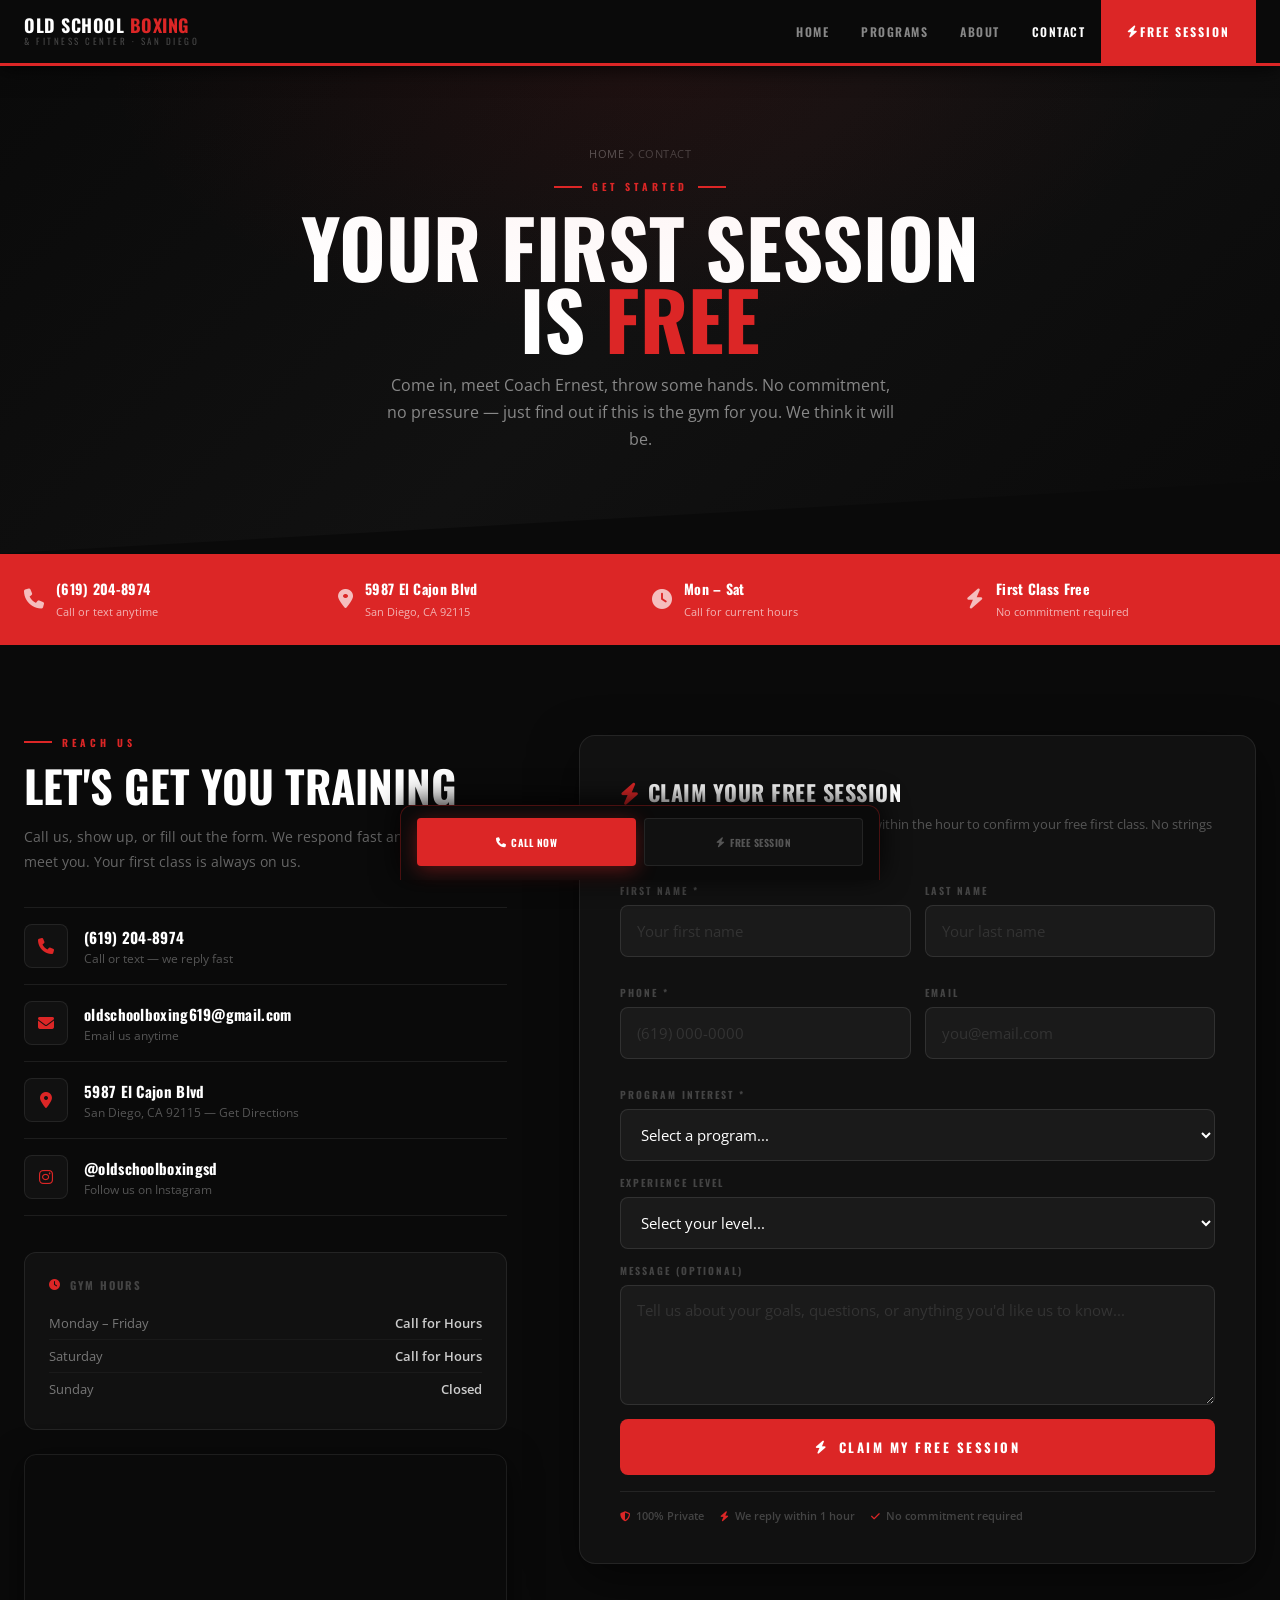
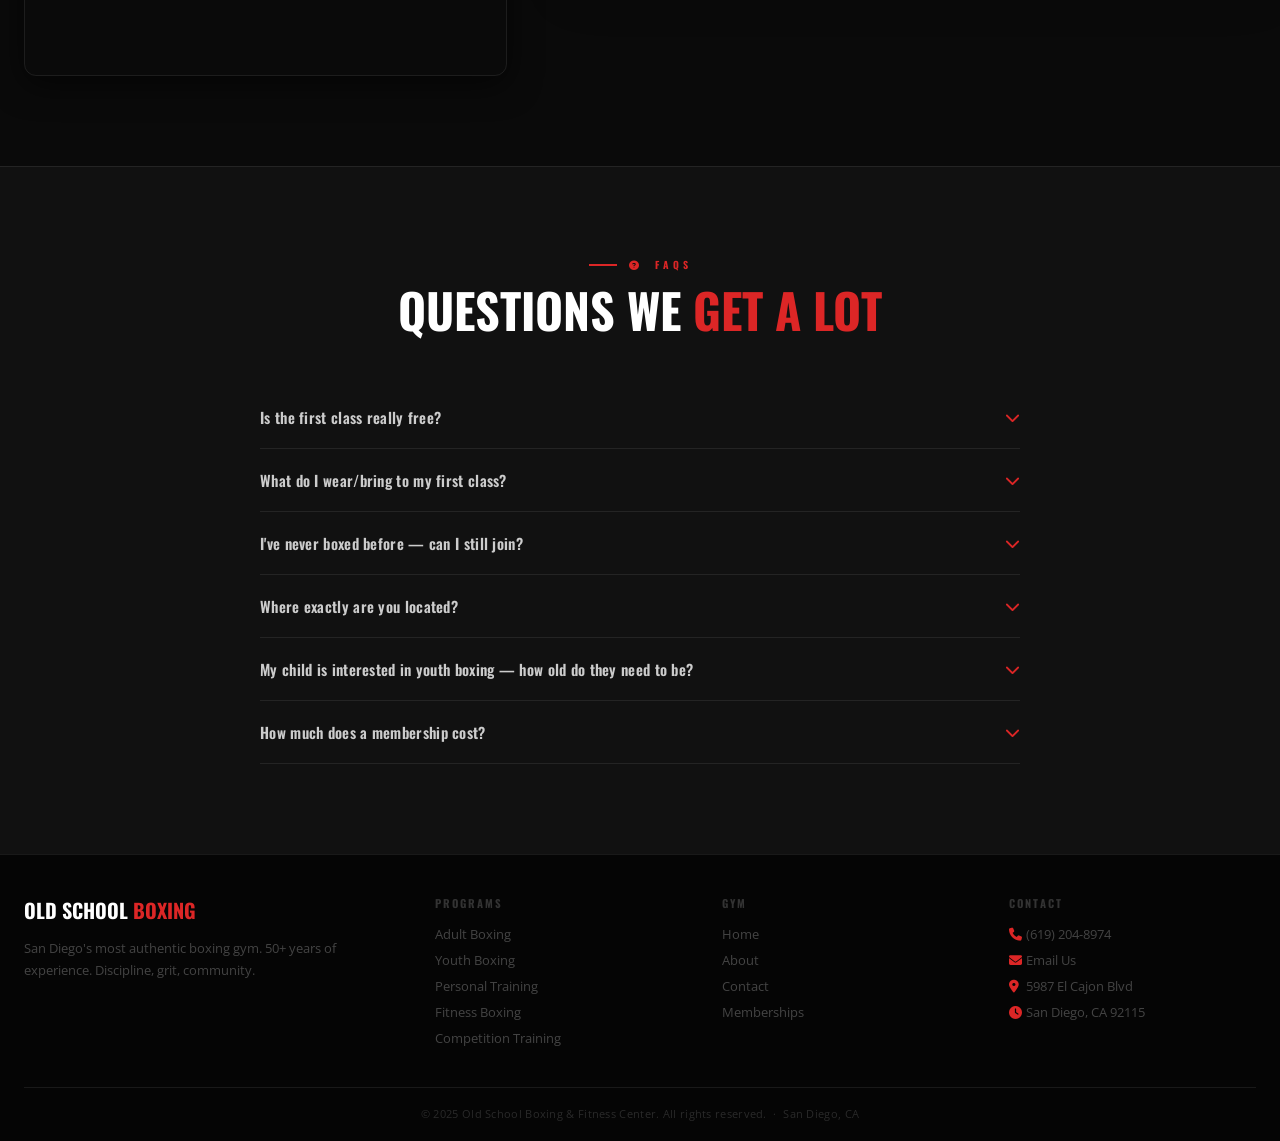
<file: contact/index.html>
<!DOCTYPE html>
<html lang="en">
<head>
<meta charset="UTF-8">
<meta name="viewport" content="width=device-width, initial-scale=1.0">
<title>Contact & Get Started | Old School Boxing & Fitness — San Diego</title>
<meta name="description" content="Contact Old School Boxing & Fitness in San Diego. Call (619) 204-8974, visit us at 5987 El Cajon Blvd, or fill out the form. Your first session is free — no commitment.">
<link rel="preconnect" href="https://fonts.googleapis.com">
<link rel="preconnect" href="https://fonts.gstatic.com" crossorigin>
<link href="https://fonts.googleapis.com/css2?family=Oswald:wght@400;500;600;700&family=Open+Sans:wght@400;500;600&display=swap" rel="stylesheet">
<link rel="stylesheet" href="https://cdnjs.cloudflare.com/ajax/libs/font-awesome/6.5.1/css/all.min.css">
<style>
*,*::before,*::after{margin:0;padding:0;box-sizing:border-box}
html{scroll-behavior:smooth}
:root{
  --red:#dc2626;--red-dark:#b91c1c;
  --bg:#0a0a0a;--bg2:#111;--bg3:#161616;
  --border:rgba(255,255,255,.08);
  --white:#fff;--text:#c8c8c8;--muted:#666;
  --font:'Open Sans',sans-serif;--head:'Oswald',sans-serif;
  --sh-red:0 4px 20px rgba(220,38,38,.4);
  --radius:16px;
}
body{background:var(--bg);color:var(--text);font-family:var(--font);-webkit-font-smoothing:antialiased}
a{text-decoration:none;color:inherit}
img{display:block;max-width:100%}

/* NAV */
.nav{background:#0a0a0a;border-bottom:3px solid var(--red);position:sticky;top:0;z-index:999;height:66px;box-shadow:0 2px 20px rgba(0,0,0,.8)}
.nav-inner{max-width:1280px;margin:0 auto;padding:0 24px;height:100%;display:flex;align-items:center;justify-content:space-between}
.nav-logo{font-family:var(--head);font-size:18px;font-weight:700;color:#fff;text-transform:uppercase;letter-spacing:.5px;line-height:1.1}
.nav-logo span{color:var(--red)}
.nav-logo small{display:block;font-size:9px;font-weight:400;color:#444;letter-spacing:2.5px;text-transform:uppercase;margin-top:1px}
.nav-links{display:flex;list-style:none;align-items:center}
.nav-links li a{font-family:var(--head);font-size:12px;font-weight:600;letter-spacing:1.5px;text-transform:uppercase;color:#888;padding:0 16px;height:66px;display:flex;align-items:center;border-bottom:3px solid transparent;margin-bottom:-3px;transition:.15s}
.nav-links li a:hover,.nav-links li a.active{color:#fff;border-bottom-color:var(--red)}
.nav-cta{background:var(--red)!important;color:#fff!important;font-family:var(--head)!important;font-size:12px!important;font-weight:700!important;letter-spacing:2px!important;text-transform:uppercase!important;padding:0 26px!important;height:66px!important;display:flex!important;align-items:center!important;border:none!important;cursor:pointer;border-bottom:none!important;margin-bottom:0!important;transition:.15s!important}
.nav-cta:hover{background:var(--red-dark)!important}
.nav-ham{display:none;flex-direction:column;gap:5px;background:none;border:none;cursor:pointer;padding:4px}
.nav-ham span{width:22px;height:2px;background:#666;display:block;transition:.2s}
@media(max-width:768px){
  .nav-ham{display:flex}
  .nav-links{display:none;position:fixed;inset:0;background:#0a0a0a;flex-direction:column;justify-content:center;align-items:center;z-index:9999}
  .nav-links.open{display:flex}
  .nav-links li a{font-size:22px;height:auto;padding:18px 24px;border-bottom:none;margin-bottom:0}
  .nav-cta{height:auto!important;padding:16px 40px!important;font-size:14px!important;margin-top:18px}
}

/* PAGE HERO */
.page-hero{background:linear-gradient(135deg,#0a0a0a 0%,#111 50%,#0a0a0a 100%);padding:80px 24px 100px;text-align:center;position:relative;overflow:hidden;clip-path:polygon(0 0,100% 0,100% 85%,0 100%)}
.page-hero::before{content:'';position:absolute;inset:0;background:radial-gradient(ellipse 60% 80% at 50% 0%,rgba(220,38,38,.08) 0%,transparent 70%)}
.ph-tag{font-family:var(--head);font-size:10px;font-weight:700;letter-spacing:4px;text-transform:uppercase;color:var(--red);margin-bottom:16px;display:flex;align-items:center;justify-content:center;gap:10px}
.ph-tag::before,.ph-tag::after{content:'';display:inline-block;width:28px;height:2px;background:var(--red)}
.page-hero h1{font-family:var(--head);font-size:clamp(40px,7vw,80px);font-weight:700;color:#fff;text-transform:uppercase;line-height:.9;margin-bottom:18px}
.page-hero h1 span{color:var(--red)}
.page-hero p{font-size:16px;color:#888;max-width:520px;margin:0 auto;line-height:1.7}
.breadcrumb{font-size:11px;color:#444;letter-spacing:.5px;margin-bottom:18px;text-transform:uppercase}
.breadcrumb a{color:#555}.breadcrumb a:hover{color:var(--red)}

/* SHARED */
.wrap{max-width:1280px;margin:0 auto;padding:0 24px}
@media(max-width:480px){.wrap{padding:0 20px}}
.section{padding:90px 0;position:relative}
@media(max-width:768px){.section{padding:60px 0}}
.sec-tag{font-family:var(--head);font-size:10px;font-weight:700;letter-spacing:4px;text-transform:uppercase;color:var(--red);margin-bottom:14px;display:flex;align-items:center;gap:12px}
.sec-tag::before{content:'';display:inline-block;width:28px;height:2px;background:var(--red)}
.sec-h2{font-family:var(--head);font-size:clamp(28px,5vw,48px);font-weight:700;color:#fff;text-transform:uppercase;line-height:1;margin-bottom:16px}
.sec-h2 span{color:var(--red)}

/* QUICK INFO STRIP */
.info-strip{background:var(--red);padding:24px 0}
.info-strip-inner{max-width:1280px;margin:0 auto;padding:0 24px;display:grid;grid-template-columns:repeat(4,1fr);gap:24px}
@media(max-width:900px){.info-strip-inner{grid-template-columns:repeat(2,1fr)}}
@media(max-width:480px){.info-strip-inner{grid-template-columns:1fr}}
.info-chip{display:flex;align-items:center;gap:12px}
.info-chip i{font-size:20px;color:rgba(255,255,255,.7);flex-shrink:0}
.info-chip strong{display:block;font-family:var(--head);font-size:14px;font-weight:700;color:#fff;letter-spacing:.3px}
.info-chip span{font-size:11px;color:rgba(255,255,255,.65)}

/* MAIN CONTACT SECTION */
.contact-main{background:#0a0a0a}
.contact-grid{display:grid;grid-template-columns:1fr 1.4fr;gap:72px;align-items:start}
@media(max-width:900px){.contact-grid{grid-template-columns:1fr;gap:48px}}

/* INFO SIDE */
.contact-info-side{}
.c-info-label{font-family:var(--head);font-size:10px;font-weight:700;letter-spacing:4px;text-transform:uppercase;color:var(--red);margin-bottom:14px;display:flex;align-items:center;gap:10px}
.c-info-label::before{content:'';display:inline-block;width:28px;height:2px;background:var(--red)}
.c-info-h{font-family:var(--head);font-size:clamp(28px,4vw,44px);font-weight:700;color:#fff;text-transform:uppercase;line-height:1;margin-bottom:16px}
.c-info-p{font-size:14px;color:#666;line-height:1.85;margin-bottom:32px}

.c-links{display:flex;flex-direction:column;gap:0;margin-bottom:36px}
.c-link{display:flex;align-items:center;gap:16px;padding:16px 0;border-bottom:1px solid var(--border);text-decoration:none;transition:.15s;cursor:pointer}
.c-link:first-child{border-top:1px solid var(--border)}
.c-link:hover{padding-left:8px}
.c-link:hover .c-link-icon{background:var(--red);border-color:var(--red)}
.c-link:hover .c-link-icon i{color:#fff}
.c-link-icon{width:44px;height:44px;background:var(--bg2);border:1px solid var(--border);border-radius:8px;display:flex;align-items:center;justify-content:center;flex-shrink:0;transition:.15s}
.c-link-icon i{color:var(--red);font-size:16px;transition:.15s}
.c-link strong{display:block;font-size:15px;font-weight:700;color:#fff;font-family:var(--head);letter-spacing:.3px}
.c-link span{font-size:12px;color:#555;margin-top:2px;display:block}

.hours-box{background:#111;border-radius:12px;padding:24px;border:1px solid var(--border);margin-bottom:24px}
.hours-title{font-family:var(--head);font-size:11px;font-weight:700;letter-spacing:2px;text-transform:uppercase;color:#444;margin-bottom:14px;display:flex;align-items:center;gap:8px}
.hours-title i{color:var(--red)}
.hours-row{display:flex;justify-content:space-between;align-items:center;padding:7px 0;border-bottom:1px solid rgba(255,255,255,.04);font-size:13px}
.hours-row:last-child{border-bottom:none}
.hours-row .day{color:#777}
.hours-row .time{color:#ccc;font-weight:600}
.hours-row.today .day,.hours-row.today .time{color:var(--red)}

.map-wrap{border-radius:12px;overflow:hidden;border:1px solid var(--border);box-shadow:0 8px 32px rgba(0,0,0,.6)}
.map-wrap iframe{display:block;width:100%;height:220px;filter:grayscale(1) invert(1) brightness(.75)}

/* FORM SIDE */
.contact-form-card{background:#111;border-radius:var(--radius);padding:40px;border:1px solid var(--border);box-shadow:0 16px 48px rgba(0,0,0,.5)}
@media(max-width:480px){.contact-form-card{padding:28px 20px}}
.form-title{font-family:var(--head);font-size:22px;font-weight:700;color:#fff;text-transform:uppercase;letter-spacing:.5px;margin-bottom:6px}
.form-sub{font-size:13px;color:#555;margin-bottom:28px;line-height:1.6}
.form-row{display:grid;grid-template-columns:1fr 1fr;gap:14px;margin-bottom:14px}
@media(max-width:540px){.form-row{grid-template-columns:1fr}}
.form-group{display:flex;flex-direction:column;gap:7px;margin-bottom:14px}
.form-group label{font-family:var(--head);font-size:10px;font-weight:700;letter-spacing:2px;text-transform:uppercase;color:#444}
.form-group input,.form-group select,.form-group textarea{
  background:rgba(255,255,255,.04);
  border:1px solid rgba(255,255,255,.1);
  border-radius:8px;
  color:#fff;padding:14px 16px;font-family:var(--font);font-size:15px;
  outline:none;transition:.15s;width:100%;
  min-height:52px;
}
.form-group input::placeholder,.form-group textarea::placeholder{color:#333}
.form-group select option{background:#161616;color:#fff}
.form-group input:focus,.form-group select:focus,.form-group textarea:focus{border-color:var(--red);background:rgba(220,38,38,.04)}
.form-group textarea{min-height:120px;resize:vertical}
.form-submit{width:100%;padding:18px;font-family:var(--head);font-size:13px;font-weight:700;letter-spacing:2.5px;text-transform:uppercase;background:var(--red);color:#fff;border:none;border-radius:8px;cursor:pointer;transition:.15s;min-height:56px;display:flex;align-items:center;justify-content:center;gap:10px;margin-top:8px}
.form-submit:hover{background:var(--red-dark);transform:translateY(-2px);box-shadow:var(--sh-red)}
.form-trust{display:flex;flex-wrap:wrap;gap:16px;margin-top:16px;padding-top:16px;border-top:1px solid var(--border)}
.trust-chip{display:flex;align-items:center;gap:6px;font-size:11px;color:#444;font-weight:600}
.trust-chip i{color:var(--red);font-size:10px}
#form-success{display:none;text-align:center;padding:32px;background:rgba(34,197,94,.08);border:1px solid rgba(34,197,94,.2);border-radius:12px}
#form-success h3{font-family:var(--head);font-size:22px;color:#86efac;text-transform:uppercase;margin-bottom:8px}
#form-success p{font-size:14px;color:#666;line-height:1.7}

/* FAQ */
.faq-bg{background:#111;border-top:1px solid var(--border)}
.faq-list{max-width:760px;margin:0 auto}
.faq-item{border-bottom:1px solid var(--border);overflow:hidden}
.faq-q{width:100%;background:none;border:none;color:#ccc;font-family:var(--head);font-size:15px;font-weight:600;text-align:left;padding:20px 0;cursor:pointer;display:flex;align-items:center;justify-content:space-between;gap:16px;letter-spacing:.3px}
.faq-q i{color:var(--red);transition:transform .3s;flex-shrink:0}
.faq-q.open{color:#fff}.faq-q.open i{transform:rotate(180deg)}
.faq-a{max-height:0;overflow:hidden;transition:max-height .35s ease}
.faq-a.open{max-height:300px}
.faq-a p{font-size:14px;color:#666;line-height:1.8;padding-bottom:20px}

/* FOOTER */
.footer{background:#050505;border-top:1px solid var(--border);padding:40px 0 20px}
.footer-grid{display:grid;grid-template-columns:1.5fr 1fr 1fr 1fr;gap:40px;margin-bottom:32px}
@media(max-width:900px){.footer-grid{grid-template-columns:1fr 1fr;gap:28px}}
@media(max-width:500px){.footer-grid{grid-template-columns:1fr}}
.footer-brand p{font-size:13px;color:#444;line-height:1.7;margin-top:12px}
.footer-logo{font-family:var(--head);font-size:20px;font-weight:700;color:#fff;text-transform:uppercase}
.footer-logo span{color:var(--red)}
.footer-col h4{font-family:var(--head);font-size:11px;font-weight:700;letter-spacing:2px;text-transform:uppercase;color:#333;margin-bottom:14px}
.footer-col a,.footer-col span{display:block;font-size:13px;color:#444;margin-bottom:8px;transition:.15s}
.footer-col a:hover{color:var(--red)}
.footer-bottom{border-top:1px solid var(--border);padding-top:18px;text-align:center;font-size:11px;color:#2a2a2a;letter-spacing:.3px}

/* MOBILE STICKY */
.mob-stick{display:flex;position:fixed;bottom:0;left:0;right:0;background:#0a0a0a;border-top:3px solid var(--red);padding:10px 12px calc(10px + env(safe-area-inset-bottom));z-index:9990;gap:8px;box-shadow:0 -4px 28px rgba(0,0,0,.9)}
@media(min-width:769px){.mob-stick{left:50%;transform:translateX(-50%);width:480px;right:auto;bottom:20px;border-radius:12px 12px 0 0;border:1px solid rgba(220,38,38,.3);border-bottom:none;padding:12px 16px 14px}}
.ms-btn:hover{color:#fff;border-color:rgba(255,255,255,.2)}
body{padding-bottom:80px}
@media(min-width:769px){body{padding-bottom:0}}
.ms-btn{flex:1;padding:13px 6px;font-family:var(--head);font-size:10px;font-weight:700;letter-spacing:.5px;text-transform:uppercase;border:1px solid var(--border);background:var(--bg2);color:#555;cursor:pointer;text-align:center;text-decoration:none;display:flex;align-items:center;justify-content:center;gap:5px;transition:.15s;min-height:48px;border-radius:4px}
.ms-btn-r{background:var(--red);color:#fff!important;border-color:transparent;box-shadow:var(--sh-red)}

/* ANIM */
.anim{opacity:0;transform:translateY(30px);transition:opacity .6s ease,transform .6s ease}
.anim.visible{opacity:1;transform:none}
</style>
</head>
<body>

<!-- NAV -->
<nav class="nav">
  <div class="nav-inner">
    <a href="../" class="nav-logo">OLD SCHOOL<span> BOXING</span><small>& Fitness Center · San Diego</small></a>
    <ul class="nav-links" id="navLinks">
      <li><a href="../">Home</a></li>
      <li><a href="../services/">Programs</a></li>
      <li><a href="../about/">About</a></li>
      <li><a href="../contact/" class="active">Contact</a></li>
      <li><a href="#contact-form" class="nav-cta"><i class="fas fa-bolt"></i> Free Session</a></li>
    </ul>
    <button class="nav-ham" id="navHam"><span></span><span></span><span></span></button>
  </div>
</nav>

<!-- PAGE HERO -->
<div class="page-hero">
  <div class="wrap">
    <div class="breadcrumb"><a href="../">Home</a> <i class="fas fa-chevron-right" style="font-size:9px;color:#333"></i> Contact</div>
    <div class="ph-tag">Get Started</div>
    <h1>Your First Session<br>Is <span>Free</span></h1>
    <p>Come in, meet Coach Ernest, throw some hands. No commitment, no pressure — just find out if this is the gym for you. We think it will be.</p>
  </div>
</div>

<!-- QUICK INFO STRIP -->
<div class="info-strip">
  <div class="info-strip-inner">
    <div class="info-chip">
      <i class="fas fa-phone"></i>
      <div><strong>(619) 204-8974</strong><span>Call or text anytime</span></div>
    </div>
    <div class="info-chip">
      <i class="fas fa-map-marker-alt"></i>
      <div><strong>5987 El Cajon Blvd</strong><span>San Diego, CA 92115</span></div>
    </div>
    <div class="info-chip">
      <i class="fas fa-clock"></i>
      <div><strong>Mon – Sat</strong><span>Call for current hours</span></div>
    </div>
    <div class="info-chip">
      <i class="fas fa-bolt"></i>
      <div><strong>First Class Free</strong><span>No commitment required</span></div>
    </div>
  </div>
</div>

<!-- MAIN CONTACT -->
<section class="section contact-main" id="contact-form">
  <div class="wrap">
    <div class="contact-grid">

      <!-- LEFT — INFO -->
      <div class="contact-info-side anim">
        <div class="c-info-label">Reach Us</div>
        <h2 class="c-info-h">Let's Get You <span>Training</span></h2>
        <p class="c-info-p">Call us, show up, or fill out the form. We respond fast and we'd love to meet you. Your first class is always on us.</p>

        <div class="c-links">
          <a href="tel:6192048974" class="c-link">
            <div class="c-link-icon"><i class="fas fa-phone"></i></div>
            <div><strong>(619) 204-8974</strong><span>Call or text — we reply fast</span></div>
          </a>
          <a href="mailto:oldschoolboxing619@gmail.com" class="c-link">
            <div class="c-link-icon"><i class="fas fa-envelope"></i></div>
            <div><strong>oldschoolboxing619@gmail.com</strong><span>Email us anytime</span></div>
          </a>
          <a href="https://maps.google.com/?q=5987+El+Cajon+Blvd+San+Diego+CA+92115" target="_blank" class="c-link">
            <div class="c-link-icon"><i class="fas fa-map-marker-alt"></i></div>
            <div><strong>5987 El Cajon Blvd</strong><span>San Diego, CA 92115 — Get Directions</span></div>
          </a>
          <div class="c-link">
            <div class="c-link-icon"><i class="fab fa-instagram"></i></div>
            <div><strong>@oldschoolboxingsd</strong><span>Follow us on Instagram</span></div>
          </div>
        </div>

        <div class="hours-box">
          <div class="hours-title"><i class="fas fa-clock"></i> Gym Hours</div>
          <div class="hours-row"><span class="day">Monday – Friday</span><span class="time">Call for Hours</span></div>
          <div class="hours-row"><span class="day">Saturday</span><span class="time">Call for Hours</span></div>
          <div class="hours-row"><span class="day">Sunday</span><span class="time">Closed</span></div>
        </div>

        <div class="map-wrap">
          <iframe 
            src="https://www.google.com/maps/embed?pb=!1m18!1m12!1m3!1d3356.2!2d-117.0836!3d32.7521!2m3!1f0!2f0!3f0!3m2!1i1024!2i768!4f13.1!3m3!1m2!1s0x80d9539c8e1b0e5b%3A0x1234567890abcdef!2s5987+El+Cajon+Blvd%2C+San+Diego%2C+CA+92115!5e0!3m2!1sen!2sus!4v1234567890"
            loading="lazy" referrerpolicy="no-referrer-when-downgrade"
            title="Old School Boxing & Fitness Center location map"
            frameborder="0" allowfullscreen></iframe>
        </div>
      </div>

      <!-- RIGHT — FORM -->
      <div class="anim">
        <div class="contact-form-card" id="form-card">
          <div class="form-title"><i class="fas fa-bolt" style="color:var(--red);margin-right:8px"></i>Claim Your Free Session</div>
          <p class="form-sub">Fill out the form below and we'll reach out within the hour to confirm your free first class. No strings attached.</p>

          <form id="contactForm" action="https://formsubmit.co/oldschoolboxing619@gmail.com" method="POST">
            <input type="hidden" name="_captcha" value="false">
            <input type="hidden" name="_subject" value="New Lead — Free Session Request | Old School Boxing">
            <input type="hidden" name="_next" value="https://oldschoolboxingandfitnesscenter.com/contact/?success=true">

            <div class="form-row">
              <div class="form-group">
                <label>First Name *</label>
                <input type="text" name="first_name" placeholder="Your first name" required>
              </div>
              <div class="form-group">
                <label>Last Name</label>
                <input type="text" name="last_name" placeholder="Your last name">
              </div>
            </div>
            <div class="form-row">
              <div class="form-group">
                <label>Phone *</label>
                <input type="tel" name="phone" placeholder="(619) 000-0000" required>
              </div>
              <div class="form-group">
                <label>Email</label>
                <input type="email" name="email" placeholder="you@email.com">
              </div>
            </div>
            <div class="form-group">
              <label>Program Interest *</label>
              <select name="program" required>
                <option value="">Select a program...</option>
                <option>Adult Boxing Classes</option>
                <option>Youth Boxing Program</option>
                <option>Personal Training (1-on-1)</option>
                <option>Fitness Boxing (Non-Contact)</option>
                <option>Competition Training</option>
                <option>Family Plan / Multiple Programs</option>
                <option>Not sure yet — want to visit first</option>
              </select>
            </div>
            <div class="form-group">
              <label>Experience Level</label>
              <select name="experience">
                <option value="">Select your level...</option>
                <option>Complete beginner — never boxed before</option>
                <option>Some experience — trained casually</option>
                <option>Intermediate — train regularly</option>
                <option>Advanced / Competitive fighter</option>
              </select>
            </div>
            <div class="form-group">
              <label>Message (Optional)</label>
              <textarea name="message" placeholder="Tell us about your goals, questions, or anything you'd like us to know..."></textarea>
            </div>
            <button type="submit" class="form-submit" id="submitBtn">
              <i class="fas fa-bolt"></i> Claim My Free Session
            </button>
            <div class="form-trust">
              <span class="trust-chip"><i class="fas fa-shield-halved"></i> 100% Private</span>
              <span class="trust-chip"><i class="fas fa-bolt"></i> We reply within 1 hour</span>
              <span class="trust-chip"><i class="fas fa-check"></i> No commitment required</span>
            </div>
          </form>

          <div id="form-success">
            <div style="font-size:48px;margin-bottom:16px">🥊</div>
            <h3>You're In! We'll Be in Touch Soon.</h3>
            <p>Thanks for reaching out. Coach Ernest or a team member will contact you within the hour to set up your free first session. Get ready to train.</p>
          </div>
        </div>
      </div>

    </div>
  </div>
</section>

<!-- FAQ -->
<section class="section faq-bg">
  <div class="wrap">
    <div style="text-align:center;margin-bottom:52px" class="anim">
      <div class="sec-tag" style="justify-content:center"><i class="fas fa-circle-question"></i> FAQs</div>
      <h2 class="sec-h2">Questions We <span>Get A Lot</span></h2>
    </div>
    <div class="faq-list">
      <div class="faq-item anim">
        <button class="faq-q">Is the first class really free? <i class="fas fa-chevron-down"></i></button>
        <div class="faq-a"><p>Yes — 100% free, no catch. We want you to experience the gym, meet Coach Ernest, and see if it's the right fit before you commit to anything. Just show up ready to work.</p></div>
      </div>
      <div class="faq-item anim">
        <button class="faq-q">What do I wear/bring to my first class? <i class="fas fa-chevron-down"></i></button>
        <div class="faq-a"><p>Wear athletic clothes and bring water. If you have hand wraps or gloves, bring them — if not, don't worry. We'll make sure you're set up for your first session. We can advise on gear recommendations after class.</p></div>
      </div>
      <div class="faq-item anim">
        <button class="faq-q">I've never boxed before — can I still join? <i class="fas fa-chevron-down"></i></button>
        <div class="faq-a"><p>Absolutely. Most of our members started with zero boxing experience. Our adult classes are built to accommodate all levels, and beginners are always welcome. Coach Ernest has been teaching beginners for 50+ years.</p></div>
      </div>
      <div class="faq-item anim">
        <button class="faq-q">Where exactly are you located? <i class="fas fa-chevron-down"></i></button>
        <div class="faq-a"><p>We're located at 5987 El Cajon Blvd, San Diego, CA 92115. Easy to find and close to central San Diego. Call (619) 204-8974 if you need directions.</p></div>
      </div>
      <div class="faq-item anim">
        <button class="faq-q">My child is interested in youth boxing — how old do they need to be? <i class="fas fa-chevron-down"></i></button>
        <div class="faq-a"><p>Our youth boxing program accepts kids starting at age 7 through 17. It's one of our most impactful programs — building confidence, discipline, and focus that carries into all areas of life. Contact us to schedule their free first class too.</p></div>
      </div>
      <div class="faq-item anim">
        <button class="faq-q">How much does a membership cost? <i class="fas fa-chevron-down"></i></button>
        <div class="faq-a"><p>We have multiple membership options including monthly unlimited, drop-in, and family plans. Prices start around $120/month for unlimited group classes. Contact us or visit the Programs page for current rates. We don't believe in locking people in — all memberships are flexible.</p></div>
      </div>
    </div>
  </div>
</section>

<!-- FOOTER -->
<footer class="footer">
  <div class="wrap">
    <div class="footer-grid">
      <div class="footer-brand">
        <div class="footer-logo">OLD SCHOOL <span>BOXING</span></div>
        <p>San Diego's most authentic boxing gym. 50+ years of experience. Discipline, grit, community.</p>
      </div>
      <div class="footer-col">
        <h4>Programs</h4>
        <a href="../services/">Adult Boxing</a>
        <a href="../services/">Youth Boxing</a>
        <a href="../services/">Personal Training</a>
        <a href="../services/">Fitness Boxing</a>
        <a href="../services/">Competition Training</a>
      </div>
      <div class="footer-col">
        <h4>Gym</h4>
        <a href="../">Home</a>
        <a href="../about/">About</a>
        <a href="../contact/">Contact</a>
        <a href="../services/">Memberships</a>
      </div>
      <div class="footer-col">
        <h4>Contact</h4>
        <a href="tel:6192048974"><i class="fas fa-phone" style="width:14px;color:var(--red)"></i> (619) 204-8974</a>
        <a href="mailto:oldschoolboxing619@gmail.com"><i class="fas fa-envelope" style="width:14px;color:var(--red)"></i> Email Us</a>
        <a href="https://maps.google.com/?q=5987+El+Cajon+Blvd+San+Diego+CA+92115" target="_blank"><i class="fas fa-map-marker-alt" style="width:14px;color:var(--red)"></i> 5987 El Cajon Blvd</a>
        <span style="color:#444"><i class="fas fa-clock" style="width:14px;color:var(--red)"></i> San Diego, CA 92115</span>
      </div>
    </div>
    <div class="footer-bottom">&copy; 2025 Old School Boxing & Fitness Center. All rights reserved. &nbsp;·&nbsp; San Diego, CA</div>
  </div>
</footer>

<!-- MOBILE STICKY -->
<div class="mob-stick">
  <a href="tel:6192048974" class="ms-btn ms-btn-r"><i class="fas fa-phone"></i> Call Now</a>
  <a href="#contact-form" class="ms-btn"><i class="fas fa-bolt"></i> Free Session</a>
</div>

<script>
document.getElementById('navHam').addEventListener('click',function(){
  document.getElementById('navLinks').classList.toggle('open');
});
// FAQ accordion
document.querySelectorAll('.faq-q').forEach(btn=>{
  btn.addEventListener('click',function(){
    const a=this.nextElementSibling;
    const isOpen=a.classList.contains('open');
    document.querySelectorAll('.faq-a').forEach(el=>el.classList.remove('open'));
    document.querySelectorAll('.faq-q').forEach(el=>el.classList.remove('open'));
    if(!isOpen){a.classList.add('open');this.classList.add('open')}
  });
});
// Form submit with success state
document.getElementById('contactForm').addEventListener('submit',function(e){
  e.preventDefault();
  const btn=document.getElementById('submitBtn');
  btn.innerHTML='<i class="fas fa-spinner fa-spin"></i> Sending...';
  btn.disabled=true;
  // Submit via fetch to avoid redirect
  fetch(this.action,{method:'POST',body:new FormData(this)})
    .then(()=>{
      this.style.display='none';
      document.getElementById('form-success').style.display='block';
    })
    .catch(()=>{
      this.style.display='none';
      document.getElementById('form-success').style.display='block';
    });
});
// Scroll animations
const obs=new IntersectionObserver(entries=>{
  entries.forEach(e=>{if(e.isIntersecting)e.target.classList.add('visible')});
},{threshold:.1});
document.querySelectorAll('.anim').forEach(el=>obs.observe(el));
</script>
</body>
</html>
</file>
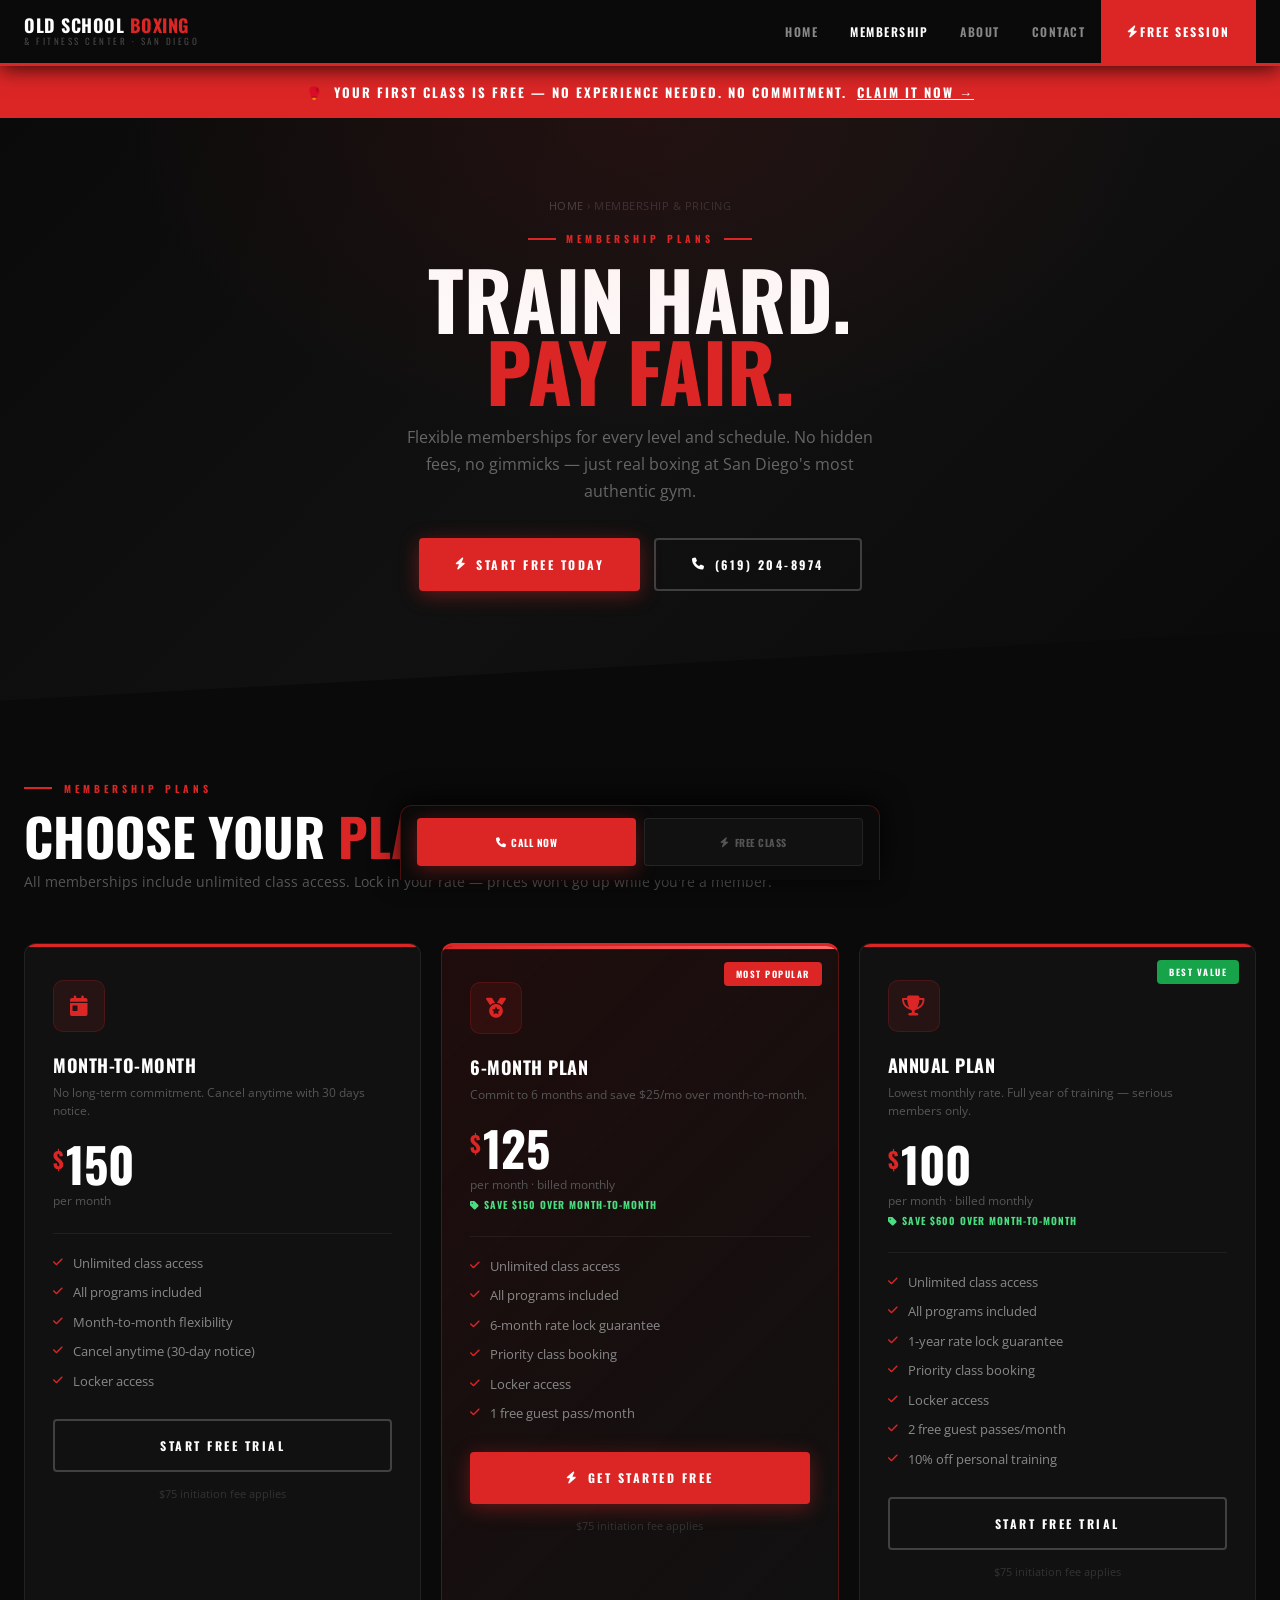
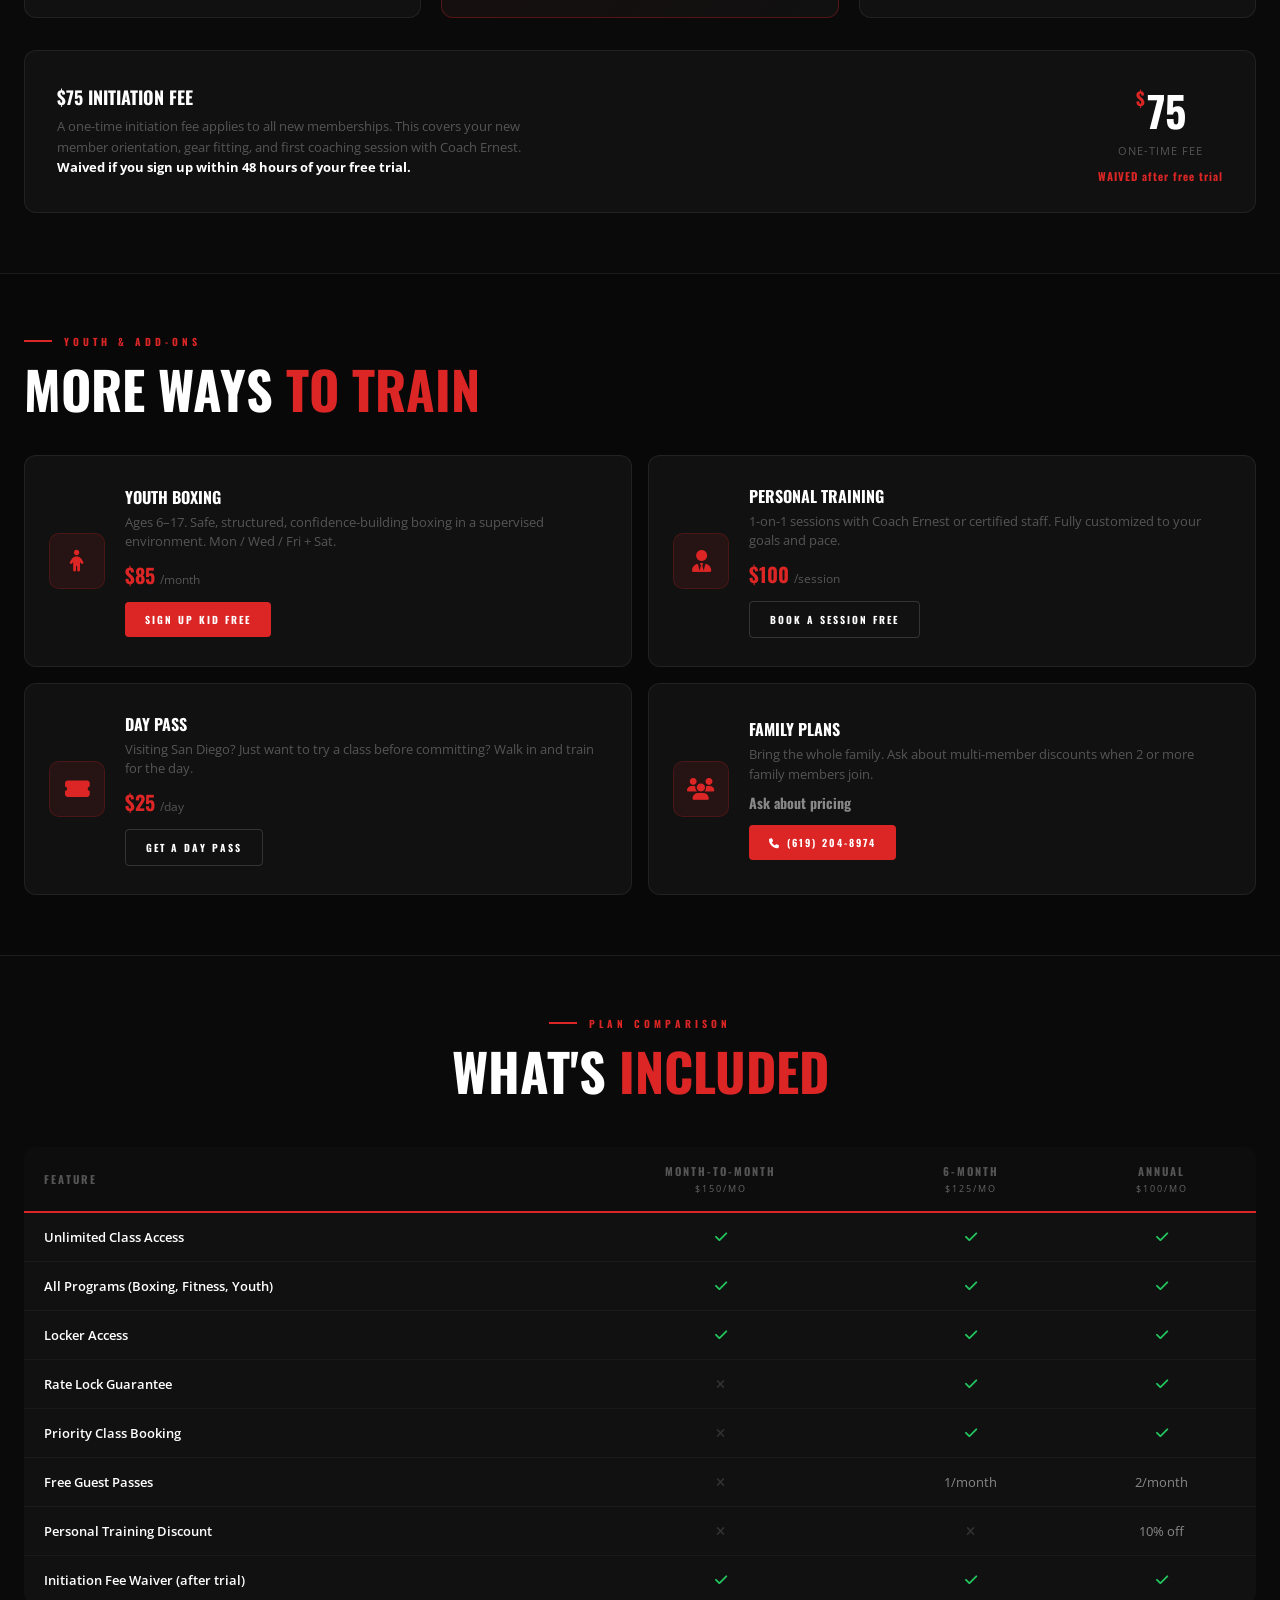
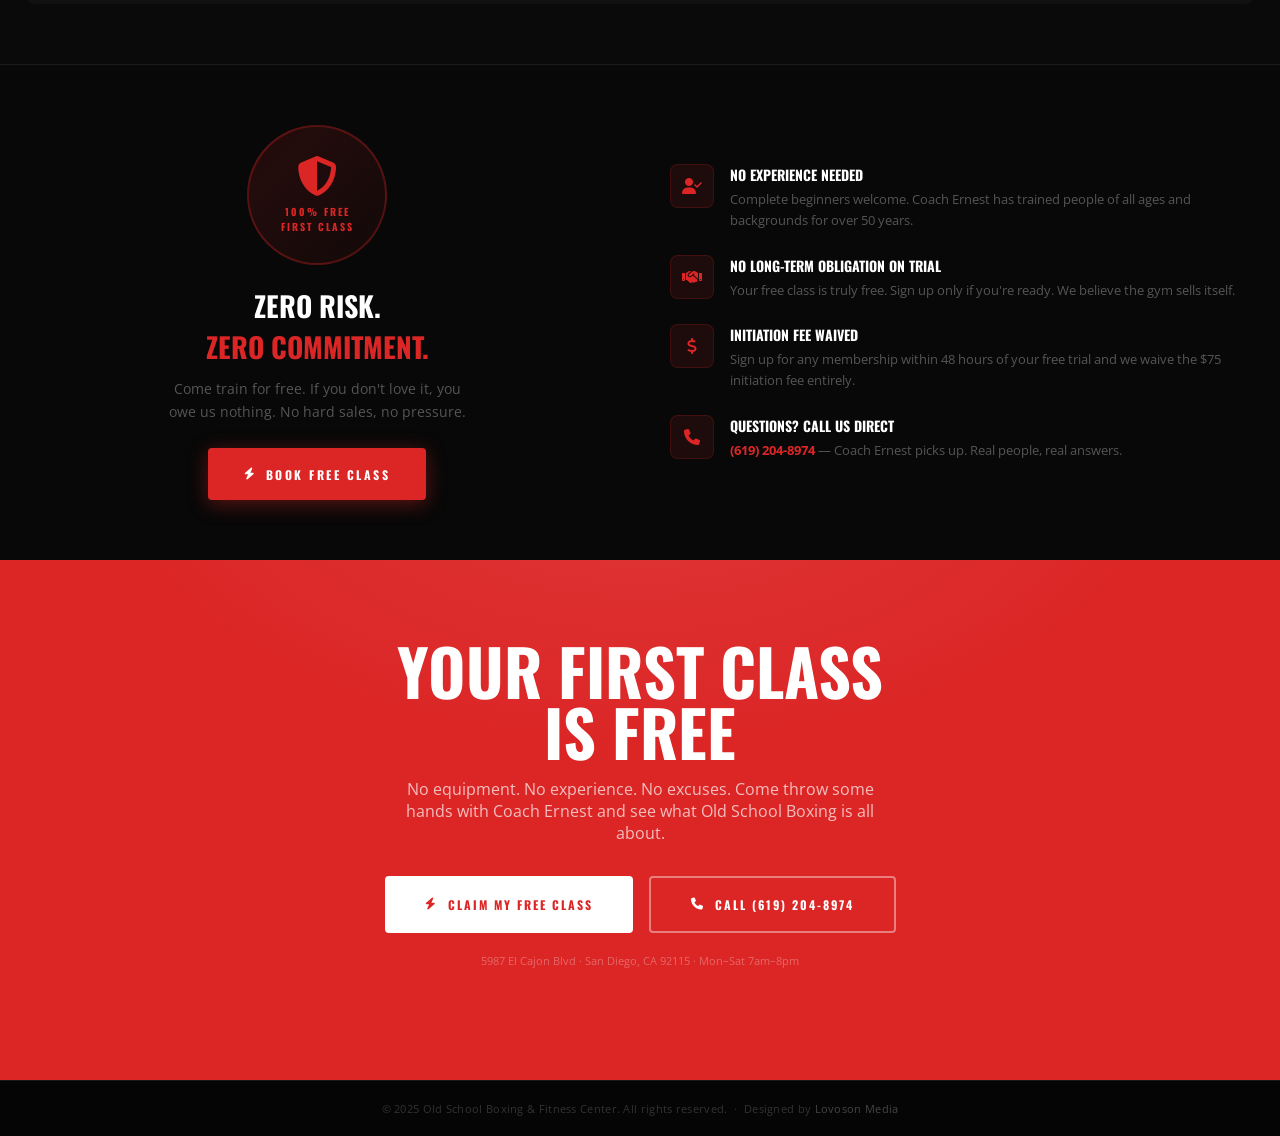
<file: services/index.html>
<!DOCTYPE html>
<html lang="en">
<head>
<meta charset="UTF-8">
<meta name="viewport" content="width=device-width, initial-scale=1.0">
<title>Membership & Pricing | Old School Boxing & Fitness Center — San Diego</title>
<meta name="description" content="Join Old School Boxing & Fitness Center in San Diego. Month-to-month from $150/mo, youth boxing $85/mo, personal training $100/session. First class is FREE.">
<link rel="preconnect" href="https://fonts.googleapis.com">
<link rel="preconnect" href="https://fonts.gstatic.com" crossorigin>
<link href="https://fonts.googleapis.com/css2?family=Oswald:wght@400;500;600;700&family=Open+Sans:wght@400;500;600&display=swap" rel="stylesheet">
<link rel="stylesheet" href="https://cdnjs.cloudflare.com/ajax/libs/font-awesome/6.5.1/css/all.min.css">
<style>
*,*::before,*::after{margin:0;padding:0;box-sizing:border-box}
html{scroll-behavior:smooth}
:root{
  --red:#dc2626;--red-dark:#b91c1c;
  --bg:#0a0a0a;--bg2:#111;
  --border:rgba(255,255,255,.08);
  --font:'Open Sans',sans-serif;--head:'Oswald',sans-serif;
  --sh-red:0 4px 20px rgba(220,38,38,.4);
  --radius:12px;
}
body{background:var(--bg);color:#c8c8c8;font-family:var(--font);-webkit-font-smoothing:antialiased}
a{text-decoration:none;color:inherit}
img{display:block;max-width:100%}

/* NAV */
.nav{background:#0a0a0a;border-bottom:3px solid var(--red);position:sticky;top:0;z-index:999;height:66px;box-shadow:0 2px 20px rgba(0,0,0,.8)}
.nav-inner{max-width:1280px;margin:0 auto;padding:0 24px;height:100%;display:flex;align-items:center;justify-content:space-between}
.nav-logo{font-family:var(--head);font-size:18px;font-weight:700;color:#fff;text-transform:uppercase;letter-spacing:.5px;line-height:1.1}
.nav-logo span{color:var(--red)}
.nav-logo small{display:block;font-size:9px;font-weight:400;color:#444;letter-spacing:2.5px;text-transform:uppercase;margin-top:1px}
.nav-links{display:flex;list-style:none;align-items:center}
.nav-links li a{font-family:var(--head);font-size:12px;font-weight:600;letter-spacing:1.5px;text-transform:uppercase;color:#888;padding:0 16px;height:66px;display:flex;align-items:center;border-bottom:3px solid transparent;margin-bottom:-3px;transition:.15s}
.nav-links li a:hover,.nav-links li a.active{color:#fff;border-bottom-color:var(--red)}
.nav-cta{background:var(--red)!important;color:#fff!important;font-family:var(--head)!important;font-size:12px!important;font-weight:700!important;letter-spacing:2px!important;text-transform:uppercase!important;padding:0 26px!important;height:66px!important;display:flex!important;align-items:center!important;border:none!important;cursor:pointer;border-bottom:none!important;margin-bottom:0!important;transition:.15s!important}
.nav-cta:hover{background:var(--red-dark)!important}
.nav-ham{display:none;flex-direction:column;gap:5px;background:none;border:none;cursor:pointer;padding:4px}
.nav-ham span{width:22px;height:2px;background:#666;display:block}
@media(max-width:768px){
  .nav-ham{display:flex}
  .nav-links{display:none;position:fixed;inset:0;background:#0a0a0a;flex-direction:column;justify-content:center;align-items:center;z-index:9999}
  .nav-links.open{display:flex}
  .nav-links li a{font-size:22px;height:auto;padding:18px 24px;border-bottom:none;margin-bottom:0}
  .nav-cta{height:auto!important;padding:16px 40px!important;font-size:14px!important;margin-top:18px}
}

/* SHARED */
.wrap{max-width:1280px;margin:0 auto;padding:0 24px}
.btn{font-family:var(--head);font-size:12px;font-weight:700;letter-spacing:2.5px;text-transform:uppercase;padding:16px 36px;border:none;cursor:pointer;transition:all .18s;display:inline-flex;align-items:center;gap:8px;text-decoration:none;min-height:52px;border-radius:4px}
.btn-red{background:var(--red);color:#fff;box-shadow:var(--sh-red)}
.btn-red:hover{background:var(--red-dark);transform:translateY(-2px)}
.btn-outline{background:transparent;color:#fff;border:2px solid rgba(255,255,255,.2)}
.btn-outline:hover{border-color:#fff}
.btn-full{width:100%;justify-content:center}

/* PAGE HERO */
.page-hero{background:linear-gradient(135deg,#0a0a0a 0%,#111 50%,#0a0a0a 100%);padding:80px 24px 110px;text-align:center;position:relative;overflow:hidden;clip-path:polygon(0 0,100% 0,100% 88%,0 100%)}
.page-hero::before{content:'';position:absolute;inset:0;background:radial-gradient(ellipse 60% 80% at 50% 0%,rgba(220,38,38,.1) 0%,transparent 70%)}
.ph-tag{font-family:var(--head);font-size:10px;font-weight:700;letter-spacing:4px;text-transform:uppercase;color:var(--red);margin-bottom:16px;display:flex;align-items:center;justify-content:center;gap:10px}
.ph-tag::before,.ph-tag::after{content:'';display:inline-block;width:28px;height:2px;background:var(--red)}
.page-hero h1{font-family:var(--head);font-size:clamp(40px,7vw,80px);font-weight:700;color:#fff;text-transform:uppercase;line-height:.9;margin-bottom:18px}
.page-hero h1 span{color:var(--red)}
.page-hero p{font-size:16px;color:#666;max-width:500px;margin:0 auto 32px;line-height:1.7}
.hero-cta-row{display:flex;gap:14px;justify-content:center;flex-wrap:wrap}
.breadcrumb{font-size:11px;color:#333;letter-spacing:.5px;margin-bottom:18px;text-transform:uppercase}
.breadcrumb a{color:#444}.breadcrumb a:hover{color:var(--red)}

/* FREE SESSION BANNER */
.free-banner{background:var(--red);padding:16px 24px;text-align:center}
.free-banner p{font-family:var(--head);font-size:13px;font-weight:700;letter-spacing:2px;text-transform:uppercase;color:#fff}
.free-banner a{color:#fff;text-decoration:underline}

/* PRICING CARDS */
.pricing-section{padding:80px 0 60px;background:#0a0a0a}
.sec-tag{font-family:var(--head);font-size:10px;font-weight:700;letter-spacing:4px;text-transform:uppercase;color:var(--red);margin-bottom:14px;display:flex;align-items:center;gap:12px}
.sec-tag::before{content:'';display:inline-block;width:28px;height:2px;background:var(--red)}
.sec-h2{font-family:var(--head);font-size:clamp(28px,5vw,52px);font-weight:700;color:#fff;text-transform:uppercase;line-height:1;margin-bottom:10px}
.sec-h2 span{color:var(--red)}
.pricing-grid{display:grid;grid-template-columns:repeat(3,1fr);gap:20px;margin-top:52px}
@media(max-width:900px){.pricing-grid{grid-template-columns:repeat(2,1fr)}}
@media(max-width:550px){.pricing-grid{grid-template-columns:1fr}}

.p-card{background:#111;border:1px solid rgba(255,255,255,.07);border-radius:var(--radius);padding:36px 28px;position:relative;overflow:hidden;transition:transform .2s,border-color .2s}
.p-card:hover{transform:translateY(-6px);border-color:rgba(220,38,38,.3)}
.p-card::before{content:'';position:absolute;top:0;left:0;right:0;height:3px;background:var(--red)}
.p-card.featured{background:linear-gradient(135deg,rgba(220,38,38,.1) 0%,#111 100%);border-color:rgba(220,38,38,.3);border-top:3px solid var(--red)}
.p-card.featured::before{background:linear-gradient(90deg,var(--red),#ff6b6b)}

.p-badge{position:absolute;top:16px;right:16px;background:var(--red);color:#fff;font-family:var(--head);font-size:9px;font-weight:700;letter-spacing:1.5px;text-transform:uppercase;padding:5px 12px;border-radius:4px}
.p-badge.green{background:#16a34a}

.p-icon{width:52px;height:52px;background:rgba(220,38,38,.1);border:1px solid rgba(220,38,38,.2);border-radius:10px;display:flex;align-items:center;justify-content:center;margin-bottom:20px}
.p-icon i{color:var(--red);font-size:20px}

.p-name{font-family:var(--head);font-size:18px;font-weight:700;color:#fff;text-transform:uppercase;letter-spacing:.5px;margin-bottom:6px}
.p-sub{font-size:12px;color:#555;margin-bottom:20px;line-height:1.5}

.p-price{margin-bottom:24px}
.p-amt{font-family:var(--head);font-size:48px;font-weight:700;color:#fff;line-height:1;display:flex;align-items:flex-start;gap:2px}
.p-amt sup{font-size:22px;margin-top:8px;color:var(--red)}
.p-period{font-size:12px;color:#555;margin-top:4px}
.p-save{font-family:var(--head);font-size:10px;font-weight:700;letter-spacing:1px;text-transform:uppercase;color:#4ade80;margin-top:4px}

.p-divider{height:1px;background:rgba(255,255,255,.06);margin:20px 0}

.p-features{list-style:none;display:flex;flex-direction:column;gap:10px;margin-bottom:28px}
.p-features li{font-size:13px;color:#888;display:flex;align-items:flex-start;gap:10px;line-height:1.5}
.p-features li i{color:var(--red);font-size:11px;margin-top:3px;flex-shrink:0}
.p-features li.muted i{color:#333}
.p-features li.muted{color:#333;text-decoration:line-through}

.p-note{font-size:11px;color:#333;margin-top:14px;text-align:center;line-height:1.5}

/* INITIATION FEE BOX */
.init-box{background:#111;border:1px solid rgba(255,255,255,.07);border-radius:var(--radius);padding:28px 32px;display:flex;align-items:center;justify-content:space-between;flex-wrap:wrap;gap:24px;margin-top:32px}
.init-left h3{font-family:var(--head);font-size:18px;font-weight:700;color:#fff;text-transform:uppercase;margin-bottom:6px}
.init-left p{font-size:13px;color:#555;line-height:1.6;max-width:480px}
.init-right{text-align:center;flex-shrink:0}
.init-price{font-family:var(--head);font-size:42px;font-weight:700;color:#fff;display:flex;align-items:flex-start;gap:2px;justify-content:center}
.init-price sup{font-size:18px;color:var(--red);margin-top:6px}
.init-label{font-size:11px;color:#555;text-transform:uppercase;letter-spacing:1px;margin-top:2px}

/* ADD-ONS */
.addons-section{padding:60px 0;background:#080808;border-top:1px solid var(--border)}
.addons-grid{display:grid;grid-template-columns:repeat(2,1fr);gap:16px;margin-top:40px}
@media(max-width:600px){.addons-grid{grid-template-columns:1fr}}
.addon-card{background:#111;border:1px solid rgba(255,255,255,.07);border-radius:var(--radius);padding:28px 24px;display:flex;align-items:center;gap:20px;transition:.2s}
.addon-card:hover{border-color:rgba(220,38,38,.3);transform:translateY(-2px)}
.addon-icon{width:56px;height:56px;background:rgba(220,38,38,.1);border:1px solid rgba(220,38,38,.2);border-radius:10px;display:flex;align-items:center;justify-content:center;flex-shrink:0}
.addon-icon i{color:var(--red);font-size:22px}
.addon-body h4{font-family:var(--head);font-size:16px;font-weight:700;color:#fff;text-transform:uppercase;margin-bottom:4px}
.addon-body p{font-size:13px;color:#555;line-height:1.5;margin-bottom:8px}
.addon-price{font-family:var(--head);font-size:20px;font-weight:700;color:var(--red)}
.addon-price span{font-size:12px;color:#555;font-family:var(--font);font-weight:400}

/* COMPARISON TABLE */
.compare-section{padding:60px 0;background:#0a0a0a;border-top:1px solid var(--border)}
.compare-table{width:100%;border-collapse:collapse;margin-top:40px;background:#111;border-radius:var(--radius);overflow:hidden}
.compare-table th{background:#0d0d0d;font-family:var(--head);font-size:11px;font-weight:700;letter-spacing:2px;text-transform:uppercase;color:#555;padding:16px 20px;text-align:center;border-bottom:2px solid var(--red)}
.compare-table th:first-child{text-align:left}
.compare-table td{padding:15px 20px;font-size:13px;color:#888;border-bottom:1px solid rgba(255,255,255,.04);text-align:center;vertical-align:middle}
.compare-table td:first-child{color:#fff;font-weight:600;text-align:left}
.compare-table tr:last-child td{border-bottom:none}
.compare-table tr:hover td{background:rgba(220,38,38,.03)}
.chk{color:#22c55e;font-size:14px}
.x-mk{color:#333;font-size:12px}

/* GUARANTEE */
.guarantee-section{padding:60px 0;background:#080808;border-top:1px solid var(--border)}
.guarantee-inner{display:grid;grid-template-columns:1fr 1fr;gap:60px;align-items:center}
@media(max-width:768px){.guarantee-inner{grid-template-columns:1fr;gap:32px}}
.guar-badge{width:140px;height:140px;border-radius:50%;background:linear-gradient(135deg,rgba(220,38,38,.15),rgba(220,38,38,.05));border:2px solid rgba(220,38,38,.3);display:flex;flex-direction:column;align-items:center;justify-content:center;margin-bottom:24px}
.guar-badge i{font-size:40px;color:var(--red);margin-bottom:8px}
.guar-badge span{font-family:var(--head);font-size:10px;font-weight:700;letter-spacing:2px;text-transform:uppercase;color:var(--red);text-align:center}
.guar-right{display:flex;gap:24px;flex-direction:column}
.guar-item{display:flex;gap:16px;align-items:flex-start}
.guar-icon{width:44px;height:44px;background:rgba(220,38,38,.1);border:1px solid rgba(220,38,38,.2);border-radius:8px;display:flex;align-items:center;justify-content:center;flex-shrink:0}
.guar-icon i{color:var(--red);font-size:16px}
.guar-text h4{font-family:var(--head);font-size:14px;font-weight:700;color:#fff;text-transform:uppercase;margin-bottom:4px}
.guar-text p{font-size:13px;color:#555;line-height:1.6}

/* BIG CTA */
.big-cta{background:var(--red);padding:80px 0;text-align:center;position:relative;overflow:hidden}
.big-cta::before{content:'';position:absolute;inset:0;background:radial-gradient(ellipse 60% 80% at 50% -20%,rgba(255,255,255,.08) 0%,transparent 70%)}
.big-cta h2{font-family:var(--head);font-size:clamp(32px,6vw,64px);font-weight:700;color:#fff;text-transform:uppercase;line-height:.95;margin-bottom:16px}
.big-cta p{font-size:16px;color:rgba(255,255,255,.7);margin-bottom:32px;max-width:500px;margin-left:auto;margin-right:auto}
.btn-wh{background:#fff;color:var(--red);font-family:var(--head);font-size:12px;font-weight:700;letter-spacing:2px;text-transform:uppercase;padding:18px 40px;border:none;cursor:pointer;border-radius:4px;transition:.15s;min-height:56px;display:inline-flex;align-items:center;gap:10px;text-decoration:none}
.btn-wh:hover{background:#f0f0f0;transform:translateY(-2px)}
.btn-wh-out{background:transparent;color:#fff;border:2px solid rgba(255,255,255,.4);font-family:var(--head);font-size:12px;font-weight:700;letter-spacing:2px;text-transform:uppercase;padding:18px 40px;cursor:pointer;border-radius:4px;transition:.15s;min-height:56px;display:inline-flex;align-items:center;gap:10px;text-decoration:none}
.btn-wh-out:hover{border-color:#fff}
.cta-btns{display:flex;gap:16px;justify-content:center;flex-wrap:wrap}

/* FOOTER */
.footer{background:#050505;border-top:1px solid var(--border);padding:20px 0;text-align:center;font-size:11px;color:#333;letter-spacing:.3px}
.footer a{color:#444;transition:.15s}.footer a:hover{color:var(--red)}

/* MOBILE STICKY */
.mob-stick{display:flex;position:fixed;bottom:0;left:0;right:0;background:#0a0a0a;border-top:3px solid var(--red);padding:10px 12px calc(10px + env(safe-area-inset-bottom));z-index:9990;gap:8px;box-shadow:0 -4px 28px rgba(0,0,0,.9)}
@media(min-width:769px){.mob-stick{left:50%;transform:translateX(-50%);width:480px;right:auto;bottom:20px;border-radius:12px 12px 0 0;border:1px solid rgba(220,38,38,.3);border-bottom:none;padding:12px 16px 14px}}
.ms-btn{flex:1;padding:13px 6px;font-family:var(--head);font-size:10px;font-weight:700;letter-spacing:.5px;text-transform:uppercase;border:1px solid rgba(255,255,255,.08);background:#111;color:#555;cursor:pointer;text-align:center;text-decoration:none;display:flex;align-items:center;justify-content:center;gap:5px;transition:.15s;min-height:48px;border-radius:4px}
.ms-btn:hover{color:#fff;border-color:rgba(255,255,255,.2)}
.ms-btn-r{background:var(--red);color:#fff!important;border-color:transparent;box-shadow:var(--sh-red)}
.ms-btn-r:hover{background:var(--red-dark)}
body{padding-bottom:80px}
@media(min-width:769px){body{padding-bottom:0}}

/* MODAL */
.m-ov{position:fixed;inset:0;background:rgba(0,0,0,.95);z-index:10001;display:none;align-items:center;justify-content:center;padding:20px;backdrop-filter:blur(8px)}
.m-ov.on{display:flex}
.m-box{background:#0f0f0f;border:1px solid rgba(220,38,38,.2);border-top:2px solid var(--red);padding:34px;max-width:480px;width:100%;position:relative;box-shadow:0 40px 80px rgba(0,0,0,.8)}
.m-x{position:absolute;top:12px;right:12px;background:rgba(255,255,255,.04);border:1px solid rgba(255,255,255,.08);color:#555;width:28px;height:28px;font-size:14px;cursor:pointer;display:flex;align-items:center;justify-content:center;border-radius:4px}
.m-x:hover{background:var(--red);color:#fff}
.m-h2{font-family:var(--head);font-size:22px;font-weight:700;color:#fff;text-transform:uppercase;margin-bottom:6px}
.m-sub{color:#555;font-size:12px;margin-bottom:18px}
.fg{display:flex;flex-direction:column;gap:5px;margin-bottom:11px}
.fg label{font-size:9px;font-weight:700;letter-spacing:1.5px;text-transform:uppercase;color:#555}
.fg input,.fg select,.fg textarea{background:rgba(255,255,255,.04);border:1px solid rgba(255,255,255,.07);border-bottom:1px solid rgba(220,38,38,.2);color:#fff;padding:13px 12px;font-family:var(--font);font-size:16px;outline:none;transition:.15s;min-height:48px;-webkit-appearance:none;appearance:none;border-radius:0}
.fg input:focus,.fg select:focus{border-color:var(--red)}
.fg input::placeholder{color:#2a2a2a}
.fg select option{background:#0d0d0d}
.fg-row{display:grid;grid-template-columns:1fr 1fr;gap:10px}
@media(max-width:500px){.fg-row{grid-template-columns:1fr}}

/* ANIM */
.anim{opacity:0;transform:translateY(28px);transition:opacity .6s ease,transform .6s ease}
.anim.visible{opacity:1;transform:none}
</style>
</head>
<body>

<!-- NAV -->
<nav class="nav">
  <div class="nav-inner">
    <a href="../" class="nav-logo">OLD SCHOOL<span> BOXING</span><small>& Fitness Center · San Diego</small></a>
    <ul class="nav-links" id="navLinks">
      <li><a href="../">Home</a></li>
      <li><a href="../services/" class="active">Membership</a></li>
      <li><a href="../about/">About</a></li>
      <li><a href="../contact/">Contact</a></li>
      <li><a href="../contact/" class="nav-cta"><i class="fas fa-bolt"></i> Free Session</a></li>
    </ul>
    <button class="nav-ham" id="navHam"><span></span><span></span><span></span></button>
  </div>
</nav>

<!-- FREE SESSION BANNER -->
<div class="free-banner">
  <p>🥊 &nbsp;Your <strong>FIRST CLASS IS FREE</strong> — No experience needed. No commitment. &nbsp;<a href="#" onclick="openTrial();return false">Claim it now →</a></p>
</div>

<!-- PAGE HERO -->
<div class="page-hero">
  <div class="wrap">
    <div class="breadcrumb"><a href="../">Home</a> › Membership & Pricing</div>
    <div class="ph-tag">Membership Plans</div>
    <h1>Train Hard.<br><span>Pay Fair.</span></h1>
    <p>Flexible memberships for every level and schedule. No hidden fees, no gimmicks — just real boxing at San Diego's most authentic gym.</p>
    <div class="hero-cta-row">
      <button class="btn btn-red" onclick="openTrial()"><i class="fas fa-bolt"></i> Start Free Today</button>
      <a href="tel:6192048974" class="btn btn-outline"><i class="fas fa-phone"></i> (619) 204-8974</a>
    </div>
  </div>
</div>

<!-- MEMBERSHIP PLANS -->
<section class="pricing-section">
  <div class="wrap">
    <div class="anim">
      <div class="sec-tag">Membership Plans</div>
      <h2 class="sec-h2">Choose Your <span>Plan</span></h2>
      <p style="font-size:14px;color:#555;margin-top:8px">All memberships include unlimited class access. Lock in your rate — prices won't go up while you're a member.</p>
    </div>

    <div class="pricing-grid">

      <!-- Month-to-Month -->
      <div class="p-card anim">
        <div class="p-icon"><i class="fas fa-calendar-day"></i></div>
        <div class="p-name">Month-to-Month</div>
        <div class="p-sub">No long-term commitment. Cancel anytime with 30 days notice.</div>
        <div class="p-price">
          <div class="p-amt"><sup>$</sup>150</div>
          <div class="p-period">per month</div>
        </div>
        <div class="p-divider"></div>
        <ul class="p-features">
          <li><i class="fas fa-check"></i> Unlimited class access</li>
          <li><i class="fas fa-check"></i> All programs included</li>
          <li><i class="fas fa-check"></i> Month-to-month flexibility</li>
          <li><i class="fas fa-check"></i> Cancel anytime (30-day notice)</li>
          <li><i class="fas fa-check"></i> Locker access</li>
        </ul>
        <button class="btn btn-outline btn-full" onclick="openTrial()">Start Free Trial</button>
        <p class="p-note">$75 initiation fee applies</p>
      </div>

      <!-- 6-Month — FEATURED -->
      <div class="p-card featured anim">
        <div class="p-badge">Most Popular</div>
        <div class="p-icon"><i class="fas fa-medal"></i></div>
        <div class="p-name">6-Month Plan</div>
        <div class="p-sub">Commit to 6 months and save $25/mo over month-to-month.</div>
        <div class="p-price">
          <div class="p-amt"><sup>$</sup>125</div>
          <div class="p-period">per month · billed monthly</div>
          <div class="p-save"><i class="fas fa-tag"></i> Save $150 over month-to-month</div>
        </div>
        <div class="p-divider"></div>
        <ul class="p-features">
          <li><i class="fas fa-check"></i> Unlimited class access</li>
          <li><i class="fas fa-check"></i> All programs included</li>
          <li><i class="fas fa-check"></i> 6-month rate lock guarantee</li>
          <li><i class="fas fa-check"></i> Priority class booking</li>
          <li><i class="fas fa-check"></i> Locker access</li>
          <li><i class="fas fa-check"></i> 1 free guest pass/month</li>
        </ul>
        <button class="btn btn-red btn-full" onclick="openTrial()"><i class="fas fa-bolt"></i> Get Started Free</button>
        <p class="p-note">$75 initiation fee applies</p>
      </div>

      <!-- Annual -->
      <div class="p-card anim">
        <div class="p-badge green">Best Value</div>
        <div class="p-icon"><i class="fas fa-trophy"></i></div>
        <div class="p-name">Annual Plan</div>
        <div class="p-sub">Lowest monthly rate. Full year of training — serious members only.</div>
        <div class="p-price">
          <div class="p-amt"><sup>$</sup>100</div>
          <div class="p-period">per month · billed monthly</div>
          <div class="p-save"><i class="fas fa-tag"></i> Save $600 over month-to-month</div>
        </div>
        <div class="p-divider"></div>
        <ul class="p-features">
          <li><i class="fas fa-check"></i> Unlimited class access</li>
          <li><i class="fas fa-check"></i> All programs included</li>
          <li><i class="fas fa-check"></i> 1-year rate lock guarantee</li>
          <li><i class="fas fa-check"></i> Priority class booking</li>
          <li><i class="fas fa-check"></i> Locker access</li>
          <li><i class="fas fa-check"></i> 2 free guest passes/month</li>
          <li><i class="fas fa-check"></i> 10% off personal training</li>
        </ul>
        <button class="btn btn-outline btn-full" onclick="openTrial()">Start Free Trial</button>
        <p class="p-note">$75 initiation fee applies</p>
      </div>

    </div>

    <!-- Initiation Fee Note -->
    <div class="init-box anim">
      <div class="init-left">
        <h3>$75 Initiation Fee</h3>
        <p>A one-time initiation fee applies to all new memberships. This covers your new member orientation, gear fitting, and first coaching session with Coach Ernest. <strong style="color:#fff">Waived if you sign up within 48 hours of your free trial.</strong></p>
      </div>
      <div class="init-right">
        <div class="init-price"><sup>$</sup>75</div>
        <div class="init-label">One-time fee</div>
        <div style="margin-top:10px;font-size:11px;color:var(--red);font-family:var(--head);font-weight:700;letter-spacing:1px">WAIVED after free trial</div>
      </div>
    </div>

  </div>
</section>

<!-- YOUTH + ADD-ONS -->
<section class="addons-section">
  <div class="wrap">
    <div class="anim">
      <div class="sec-tag">Youth & Add-Ons</div>
      <h2 class="sec-h2">More Ways <span>To Train</span></h2>
    </div>
    <div class="addons-grid">

      <div class="addon-card anim">
        <div class="addon-icon"><i class="fas fa-child"></i></div>
        <div class="addon-body">
          <h4>Youth Boxing</h4>
          <p>Ages 6–17. Safe, structured, confidence-building boxing in a supervised environment. Mon / Wed / Fri + Sat.</p>
          <div class="addon-price">$85 <span>/month</span></div>
          <button onclick="openTrial()" style="margin-top:12px;background:var(--red);color:#fff;font-family:var(--head);font-size:10px;font-weight:700;letter-spacing:2px;text-transform:uppercase;padding:10px 20px;border:none;cursor:pointer;border-radius:4px;transition:.15s">Sign Up Kid Free</button>
        </div>
      </div>

      <div class="addon-card anim">
        <div class="addon-icon"><i class="fas fa-user-tie"></i></div>
        <div class="addon-body">
          <h4>Personal Training</h4>
          <p>1-on-1 sessions with Coach Ernest or certified staff. Fully customized to your goals and pace.</p>
          <div class="addon-price">$100 <span>/session</span></div>
          <button onclick="openTrial()" style="margin-top:12px;background:transparent;color:#fff;font-family:var(--head);font-size:10px;font-weight:700;letter-spacing:2px;text-transform:uppercase;padding:10px 20px;border:1px solid rgba(255,255,255,.15);cursor:pointer;border-radius:4px;transition:.15s" onmouseover="this.style.borderColor='rgba(220,38,38,.5)'" onmouseout="this.style.borderColor='rgba(255,255,255,.15)'">Book a Session Free</button>
        </div>
      </div>

      <div class="addon-card anim">
        <div class="addon-icon"><i class="fas fa-ticket-alt"></i></div>
        <div class="addon-body">
          <h4>Day Pass</h4>
          <p>Visiting San Diego? Just want to try a class before committing? Walk in and train for the day.</p>
          <div class="addon-price">$25 <span>/day</span></div>
          <a href="../contact/" style="margin-top:12px;display:inline-flex;background:transparent;color:#fff;font-family:var(--head);font-size:10px;font-weight:700;letter-spacing:2px;text-transform:uppercase;padding:10px 20px;border:1px solid rgba(255,255,255,.15);cursor:pointer;border-radius:4px;transition:.15s;text-decoration:none" onmouseover="this.style.borderColor='rgba(220,38,38,.5)'" onmouseout="this.style.borderColor='rgba(255,255,255,.15)'">Get a Day Pass</a>
        </div>
      </div>

      <div class="addon-card anim">
        <div class="addon-icon"><i class="fas fa-users"></i></div>
        <div class="addon-body">
          <h4>Family Plans</h4>
          <p>Bring the whole family. Ask about multi-member discounts when 2 or more family members join.</p>
          <div class="addon-price" style="font-size:14px;color:#888">Ask about pricing</div>
          <a href="tel:6192048974" style="margin-top:12px;display:inline-flex;background:var(--red);color:#fff;font-family:var(--head);font-size:10px;font-weight:700;letter-spacing:2px;text-transform:uppercase;padding:10px 20px;border:none;cursor:pointer;border-radius:4px;transition:.15s;text-decoration:none;align-items:center;gap:6px"><i class="fas fa-phone"></i>(619) 204-8974</a>
        </div>
      </div>

    </div>
  </div>
</section>

<!-- WHAT'S INCLUDED COMPARISON -->
<section class="compare-section">
  <div class="wrap">
    <div class="anim" style="text-align:center;margin-bottom:0">
      <div class="sec-tag" style="justify-content:center">Plan Comparison</div>
      <h2 class="sec-h2" style="text-align:center">What's <span>Included</span></h2>
    </div>
    <div style="overflow-x:auto">
      <table class="compare-table anim">
        <thead>
          <tr>
            <th style="text-align:left">Feature</th>
            <th>Month-to-Month<br><small style="font-weight:400;color:#666;font-family:var(--font)">$150/mo</small></th>
            <th style="border-bottom-color:var(--red)">6-Month<br><small style="font-weight:400;color:#666;font-family:var(--font)">$125/mo</small></th>
            <th>Annual<br><small style="font-weight:400;color:#666;font-family:var(--font)">$100/mo</small></th>
          </tr>
        </thead>
        <tbody>
          <tr><td>Unlimited Class Access</td><td><i class="fas fa-check chk"></i></td><td><i class="fas fa-check chk"></i></td><td><i class="fas fa-check chk"></i></td></tr>
          <tr><td>All Programs (Boxing, Fitness, Youth)</td><td><i class="fas fa-check chk"></i></td><td><i class="fas fa-check chk"></i></td><td><i class="fas fa-check chk"></i></td></tr>
          <tr><td>Locker Access</td><td><i class="fas fa-check chk"></i></td><td><i class="fas fa-check chk"></i></td><td><i class="fas fa-check chk"></i></td></tr>
          <tr><td>Rate Lock Guarantee</td><td><i class="fas fa-times x-mk"></i></td><td><i class="fas fa-check chk"></i></td><td><i class="fas fa-check chk"></i></td></tr>
          <tr><td>Priority Class Booking</td><td><i class="fas fa-times x-mk"></i></td><td><i class="fas fa-check chk"></i></td><td><i class="fas fa-check chk"></i></td></tr>
          <tr><td>Free Guest Passes</td><td><i class="fas fa-times x-mk"></i></td><td>1/month</td><td>2/month</td></tr>
          <tr><td>Personal Training Discount</td><td><i class="fas fa-times x-mk"></i></td><td><i class="fas fa-times x-mk"></i></td><td>10% off</td></tr>
          <tr><td>Initiation Fee Waiver (after trial)</td><td><i class="fas fa-check chk"></i></td><td><i class="fas fa-check chk"></i></td><td><i class="fas fa-check chk"></i></td></tr>
        </tbody>
      </table>
    </div>
  </div>
</section>

<!-- GUARANTEE -->
<section class="guarantee-section">
  <div class="wrap">
    <div class="guarantee-inner">
      <div class="anim" style="text-align:center">
        <div class="guar-badge" style="margin:0 auto 20px">
          <i class="fas fa-shield-alt"></i>
          <span>100% Free<br>First Class</span>
        </div>
        <h3 style="font-family:var(--head);font-size:28px;font-weight:700;color:#fff;text-transform:uppercase;margin-bottom:10px">Zero Risk.<br><span style="color:var(--red)">Zero Commitment.</span></h3>
        <p style="font-size:14px;color:#555;line-height:1.7;max-width:300px;margin:0 auto">Come train for free. If you don't love it, you owe us nothing. No hard sales, no pressure.</p>
        <button onclick="openTrial()" class="btn btn-red" style="margin-top:24px"><i class="fas fa-bolt"></i> Book Free Class</button>
      </div>
      <div class="guar-right anim">
        <div class="guar-item">
          <div class="guar-icon"><i class="fas fa-user-check"></i></div>
          <div class="guar-text">
            <h4>No Experience Needed</h4>
            <p>Complete beginners welcome. Coach Ernest has trained people of all ages and backgrounds for over 50 years.</p>
          </div>
        </div>
        <div class="guar-item">
          <div class="guar-icon"><i class="fas fa-handshake"></i></div>
          <div class="guar-text">
            <h4>No Long-Term Obligation on Trial</h4>
            <p>Your free class is truly free. Sign up only if you're ready. We believe the gym sells itself.</p>
          </div>
        </div>
        <div class="guar-item">
          <div class="guar-icon"><i class="fas fa-dollar-sign"></i></div>
          <div class="guar-text">
            <h4>Initiation Fee Waived</h4>
            <p>Sign up for any membership within 48 hours of your free trial and we waive the $75 initiation fee entirely.</p>
          </div>
        </div>
        <div class="guar-item">
          <div class="guar-icon"><i class="fas fa-phone"></i></div>
          <div class="guar-text">
            <h4>Questions? Call Us Direct</h4>
            <p><a href="tel:6192048974" style="color:var(--red);font-weight:700">(619) 204-8974</a> — Coach Ernest picks up. Real people, real answers.</p>
          </div>
        </div>
      </div>
    </div>
  </div>
</section>

<!-- BIG CTA -->
<section class="big-cta">
  <div class="wrap">
    <h2>YOUR FIRST CLASS<br>IS FREE</h2>
    <p>No equipment. No experience. No excuses. Come throw some hands with Coach Ernest and see what Old School Boxing is all about.</p>
    <div class="cta-btns">
      <button onclick="openTrial()" class="btn-wh"><i class="fas fa-bolt"></i> Claim My Free Class</button>
      <a href="tel:6192048974" class="btn-wh-out"><i class="fas fa-phone"></i> Call (619) 204-8974</a>
    </div>
    <p style="font-size:11px;color:rgba(255,255,255,.3);margin-top:20px">5987 El Cajon Blvd · San Diego, CA 92115 · Mon–Sat 7am–8pm</p>
  </div>
</section>

<!-- FOOTER -->
<footer class="footer">
  <div class="wrap">
    &copy; 2025 Old School Boxing &amp; Fitness Center. All rights reserved. &nbsp;&middot;&nbsp;
    Designed by <a href="https://lovoson.com" target="_blank" rel="noopener">Lovoson Media</a>
  </div>
</footer>

<!-- MOBILE STICKY -->
<div class="mob-stick">
  <a href="tel:6192048974" class="ms-btn ms-btn-r"><i class="fas fa-phone"></i> Call Now</a>
  <button class="ms-btn" onclick="openTrial()"><i class="fas fa-bolt"></i> Free Class</button>
</div>

<!-- TRIAL MODAL -->
<div class="m-ov" id="trialModal" style="display:none">
  <div class="m-box">
    <button class="m-x" onclick="document.getElementById('trialModal').style.display='none'">×</button>
    <h2 class="m-h2"><i class="fas fa-bolt" style="color:var(--red)"></i> Free Trial Class</h2>
    <p class="m-sub">No experience needed. No commitment. Come train and see if we're your gym.</p>
    <form id="trialForm" action="https://formsubmit.co/oldschoolboxing619@gmail.com" method="POST" target="_blank">
      <input type="hidden" name="_captcha" value="false">
      <input type="hidden" name="_subject" value="Free Trial Class Request — Old School Boxing">
      <input type="hidden" name="_next" value="https://kignleon.github.io/obg_website/contact/">
      <div class="fg-row">
        <div class="fg"><label>Name</label><input type="text" name="name" placeholder="Your Name" required></div>
        <div class="fg"><label>Phone</label><input type="tel" name="phone" placeholder="(619) 000-0000" required></div>
      </div>
      <div class="fg"><label>Email</label><input type="email" name="email" placeholder="you@email.com" required></div>
      <div class="fg"><label>Interested In</label>
        <select name="program">
          <option value="">Select a Plan / Program</option>
          <option>Month-to-Month — $150/mo</option>
          <option>6-Month Plan — $125/mo</option>
          <option>Annual Plan — $100/mo</option>
          <option>Youth Boxing — $85/mo</option>
          <option>Personal Training — $100/session</option>
          <option>Day Pass — $25</option>
        </select>
      </div>
      <button type="submit" class="btn btn-red btn-full" style="margin-top:6px"><i class="fas fa-paper-plane"></i> Book My Free Session</button>
    </form>
  </div>
</div>

<script>
document.getElementById('navHam').addEventListener('click',function(){
  document.getElementById('navLinks').classList.toggle('open');
});

function openTrial(){
  document.getElementById('trialModal').style.display='flex';
  document.getElementById('trialModal').classList.add('on');
}

const obs=new IntersectionObserver(entries=>{
  entries.forEach(e=>{if(e.isIntersecting)e.target.classList.add('visible')});
},{threshold:.1});
document.querySelectorAll('.anim').forEach(el=>obs.observe(el));
</script>
</body>
</html>
</file>
